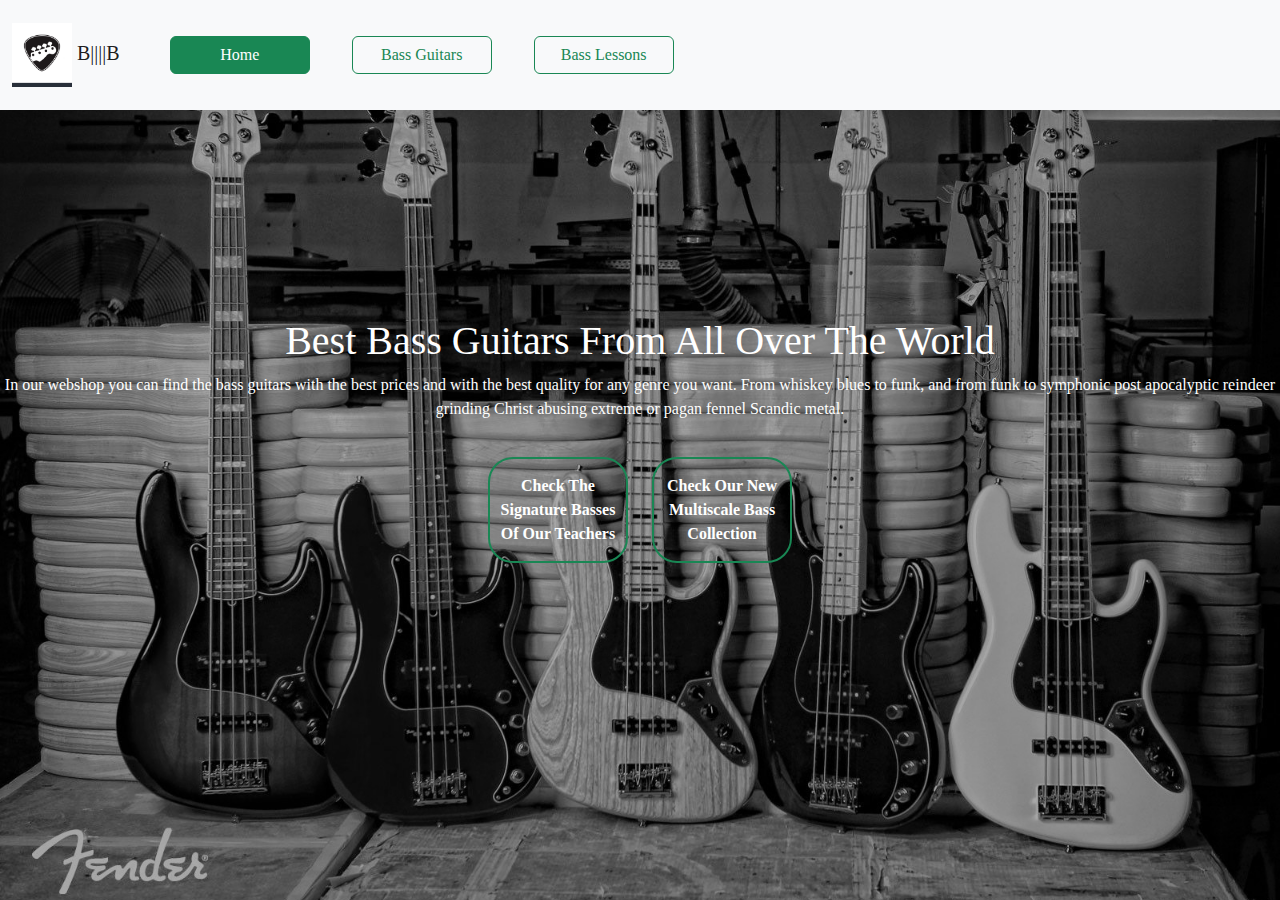
<file: index.html>
<!DOCTYPE html>
<html lang="en">
<head>
    <meta charset="UTF-8">
    <meta http-equiv="X-UA-Compatible" content="IE=edge">
    <meta name="viewport" content="width=device-width, initial-scale=1.0">
    <title>B|B Bazsa's Bass Webshop</title>
    <link rel="stylesheet" href="bootstrap.min.css">
    <link rel="stylesheet" href="style.css">
</head>
<body class="index_background">
  <nav class="navbar navbar-expand-lg bg-light">
    <nav class="navbar bg-light">
      <div class="container-fluid">
        <a class="navbar-brand" href="me.html">
          <img src="logo.jpg" alt="Logo" width="60" height="64" class="d-inline-block align-text-mid">
          B||||B
        </a>
      </div>
    </nav>
        <button class="navbar-toggler" type="button" data-bs-toggle="collapse" data-bs-target="#navbarSupportedContent" aria-controls="navbarSupportedContent" aria-expanded="false" aria-label="Toggle navigation">
          <span class="navbar-toggler-icon"></span>
        </button>
        <div class="collapse navbar-collapse" id="navbarSupportedContent">
          <ul class="navbar-nav me-auto mb-2 mb-lg-0">
            <nav class="navbar bg-light">
              <form class="container-fluid justify-content-start">
                <a href = "index.html"><button class="btn btn-outline-success me-2 active" type="button">Home</button></a>
              </form>
            </nav>
            <nav class="navbar bg-light">
              <form class="container-fluid justify-content-start">
                <a href = "bassguitars.html"><button class="btn btn-outline-success me-2" type="button">Bass Guitars</button></a>
              </form>
            </nav>
            <nav class="navbar bg-light">
              <form class="container-fluid justify-content-start">
                <a href = "basslessons.html"><button class="btn btn-outline-success me-2" type="button">Bass Lessons</button></a>
              </form>
            </nav>
          </ul>
        </div>
      </div>
    </nav>

    
    <div class="content">
        <h1>Best Bass Guitars From All Over The World</h1>
        <p>In our webshop you can find the bass guitars with the best prices and with the best quality for any genre you want. From whiskey blues to funk, and from funk to symphonic post apocalyptic reindeer grinding Christ abusing extreme or pagan fennel Scandic metal.</p>
        <div>
          <a href ="ab.html"><button type="button"><span></span>Check The Signature Basses Of Our Teachers</button></a>
          <a href ="multiscale.html"><button type="button"><span></span>Check Our New Multiscale Bass Collection</button></a>
        </div>
      </div>
</body>
</html>
</file>
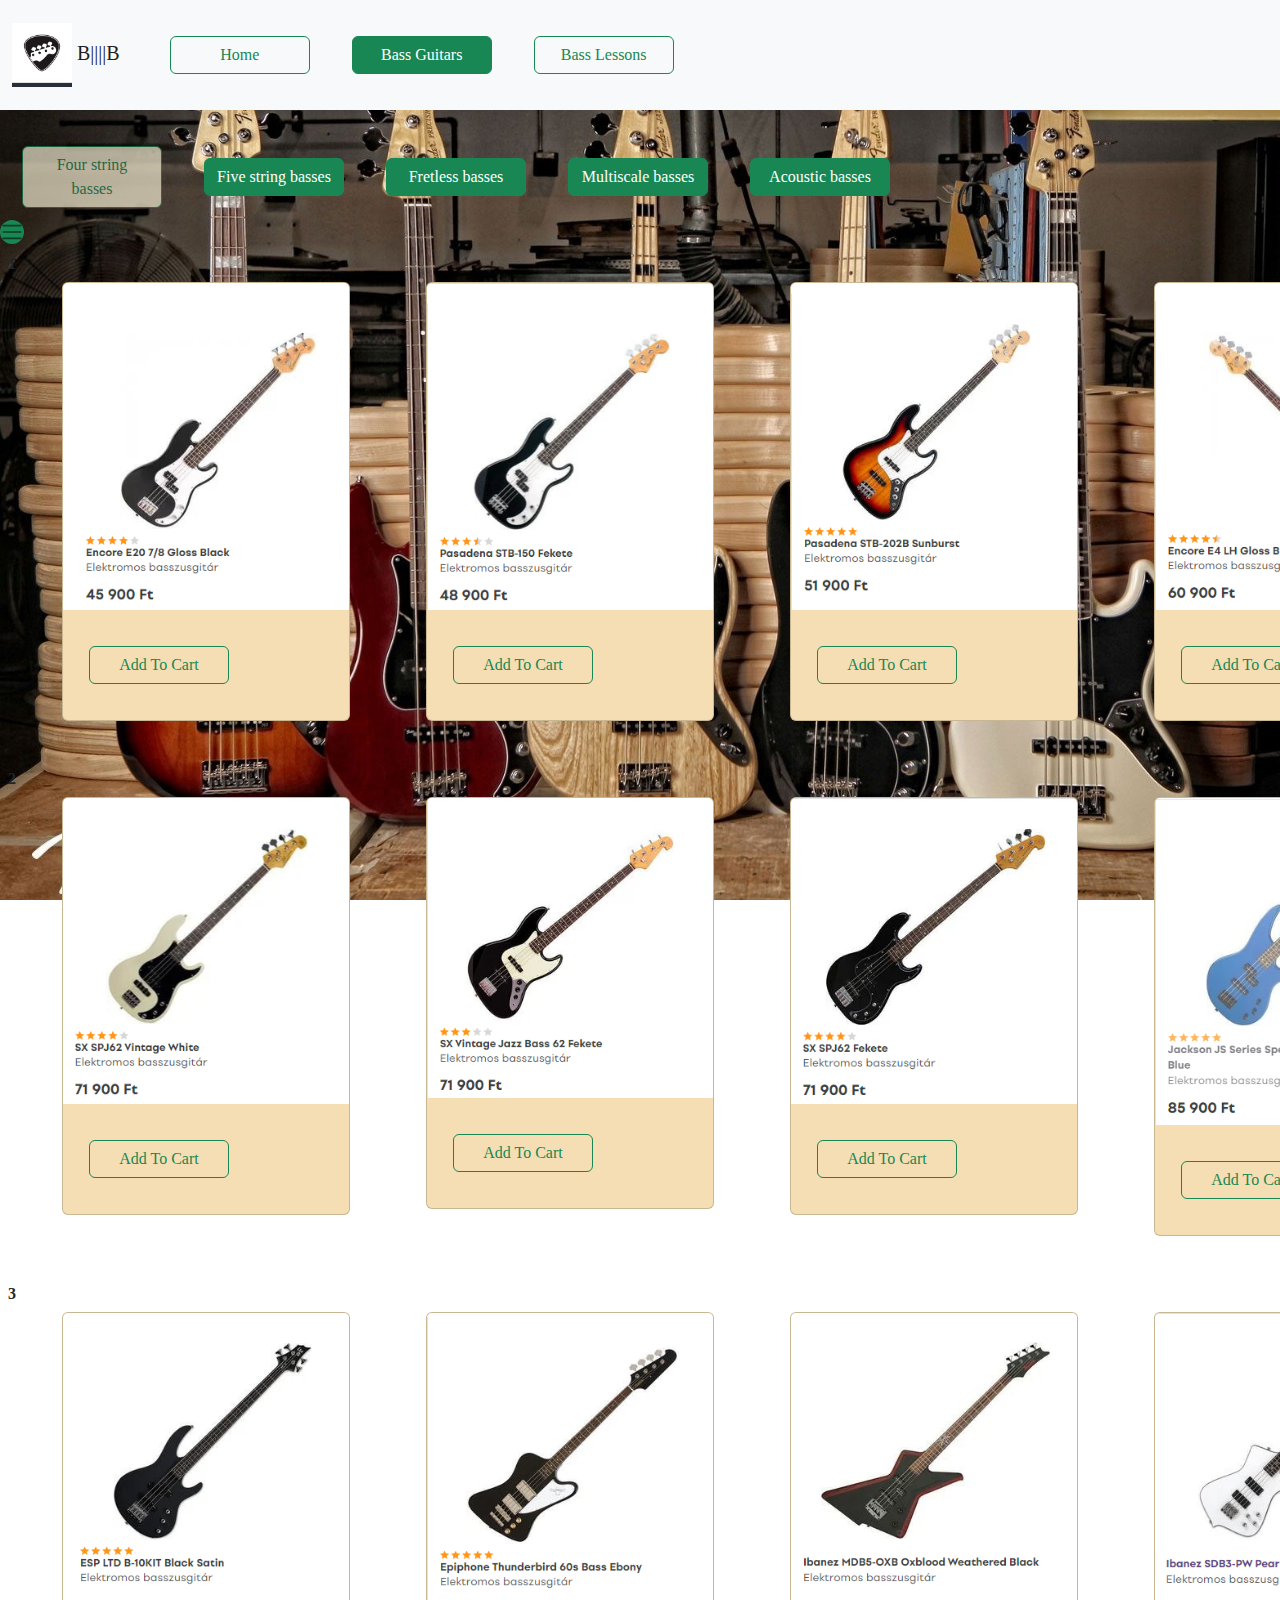
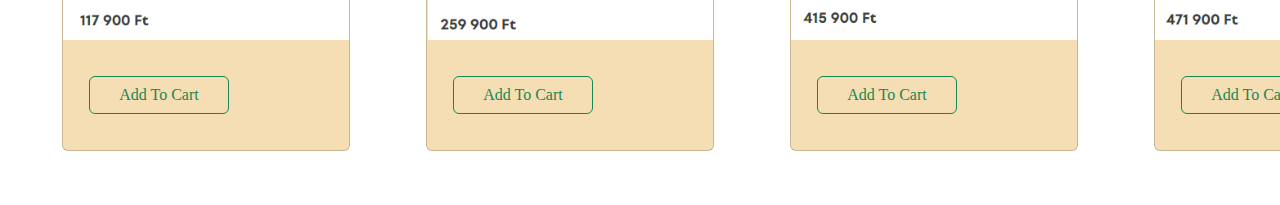
<file: 4s.html>
<!DOCTYPE html>
<html lang="en">
<head>
    <meta charset="UTF-8">
    <meta http-equiv="X-UA-Compatible" content="IE=edge">
    <meta name="viewport" content="width=device-width, initial-scale=1.0">
    <title>B|B Bazsa's Bass Webshop</title>
    <link rel="stylesheet" href="bootstrap.min.css">
    <link rel="stylesheet" href="style.css">
    <script src="https://ajax.googleapis.com/ajax/libs/jquery/3.6.0/jquery.min.js"></script>
    <script src="addToCart.js"></script>
</head>
<body>
  <body class="background"></body>
  <nav class="navbar navbar-expand-lg bg-light">
    <nav class="navbar bg-light">
      <div class="container-fluid">
        <a class="navbar-brand" href="me.html">
          <img src="logo.jpg" alt="Logo" width="60" height="64" class="d-inline-block align-text-mid">
          B||||B
        </a>
      </div>
    </nav>
        <button class="navbar-toggler" type="button" data-bs-toggle="collapse" data-bs-target="#navbarSupportedContent" aria-controls="navbarSupportedContent" aria-expanded="false" aria-label="Toggle navigation">
          <span class="navbar-toggler-icon"></span>
        </button>
        <div class="collapse navbar-collapse" id="navbarSupportedContent">
          <ul class="navbar-nav me-auto mb-2 mb-lg-0">
            <nav class="navbar bg-light">
              <form class="container-fluid justify-content-start">
                <a href = "index.html"><button class="btn btn-outline-success me-2" type="button">Home</button>
              </form>
            </nav>
            <nav class="navbar bg-light">
              <form class="container-fluid justify-content-start">
                <a href = "bassguitars.html"><button class="btn btn-outline-success me-2 active" type="button">Bass Guitars</button></a>
              </form>
            </nav>

            <nav class="navbar bg-light">
              <form class="container-fluid justify-content-start">
                <a href = "basslessons.html"><button class="btn btn-outline-success me-2" type="button">Bass Lessons</button></a>
              </form>
            </nav>
          </ul>
          
        </div>
      </div>
    </nav>
    <nav class="navbar navbar-expand-lg bg-transparent">
      <nav class="navbar bg-transparent"></nav>
            <span class="navbar-toggler-icon"></span>
            <ul class="navbar-nav me-auto mb-2 mb-lg-0">
              <nav class="navbar bg-transparent">
                <form class="container-fluid justify-content-start">
                  <a href = "4s.html"><button class="btn btn-outline-success me-2 active" type="button" disabled style="background-color:cornsilk">Four string basses</button>
                </form>
              </nav>
              <nav class="navbar bg-transparent">
                <form class="container-fluid justify-content-start">
                  <a href = "5s.html"><button class="btn btn-outline-success me-2 active" type="button">Five string basses</button>
                </form>
              </nav>
              <nav class="navbar bg-transparent">
                <form class="container-fluid justify-content-start">
                  <a href = "fretless.html"><button class="btn btn-outline-success me-2 active" type="button">Fretless basses</button></a>
                </form>
              </nav>
              <nav class="navbar bg-transparent">
                <form class="container-fluid justify-content-start">
                  <a href = "multiscale.html"><button class="btn btn-outline-success me-2 active" type="button">Multiscale basses</button></a>
                </form>
              </nav>
              <nav class="navbar bg-transparent">
                <form class="container-fluid justify-content-start">
                  <a href = "acoustic.html"><button class="btn btn-outline-success me-2 active" type="button">Acoustic basses</button></a>
                </form>
              </nav>
            </ul>
      </nav>
    <table class="table table-borderless">
      <thead>
        <tr>
        </tr>
      </thead>
      <tbody>
        <tr>
          <th scope="row">1</th>
          <td><div class="card" style="width: 18rem;">
            <img src="4_1.png" class="card-img-top" alt="4_1">
            <div class="card-body">
              <p class="card-text"><button class="btn btn-outline-success me-2" type="button" name="addToCart">Add To Cart</button></p>
            </div>
          <td><div class="card" style="width: 18rem;">
            <img src="4_2.png" class="card-img-top" alt="4_2">
            <div class="card-body">
              <p class="card-text"><button class="btn btn-outline-success me-2" type="button" name="addToCart">Add To Cart</button></p>
            </div>
          </div></td>
          <td><div class="card" style="width: 18rem;">
            <img src="4_3.png" class="card-img-top" alt="4_3">
            <div class="card-body">
              <p class="card-text"><button class="btn btn-outline-success me-2" type="button" name="addToCart">Add To Cart</button></p>
            </div>
          </div></td>
          <td><div class="card" style="width: 18rem;">
            <img src="4_4.png" class="card-img-top" alt="4_4">
            <div class="card-body">
              <p class="card-text"><button class="btn btn-outline-success me-2" type="button" name="addToCart">Add To Cart</button></p>
            </div>
          </div></td>
        </tr>
        <tr>
          <th scope="row">2</th>
          <td><div class="card" style="width: 18rem;">
            <img src="4_5.png" class="card-img-top" alt="4_5">
            <div class="card-body">
              <p class="card-text"><button class="btn btn-outline-success me-2" type="button" name="addToCart">Add To Cart</button></p>
            </div>
          </div></td>
          <td><div class="card" style="width: 18rem;">
            <img src="4_6.png" class="card-img-top" alt="4_6">
            <div class="card-body">
              <p class="card-text"><button class="btn btn-outline-success me-2" type="button" name="addToCart">Add To Cart</button></p>
            </div>
          </div></td>
          <td><div class="card" style="width: 18rem;">
            <img src="4_7.png" class="card-img-top" alt="4_7">
            <div class="card-body">
              <p class="card-text"><button class="btn btn-outline-success me-2" type="button" name="addToCart">Add To Cart</button></p>
            </div>
          </div></td>
          <td><div class="card" style="width: 18rem;">
            <img src="4_8.png" class="card-img-top" alt="4_8">
            <div class="card-body">
              <p class="card-text"><button class="btn btn-outline-success me-2" type="button" name="addToCart">Add To Cart</button></p>
            </div>
          </div></td>
        </tr>
        <tr>
          <th scope="row">3</th>
          <td><div class="card" style="width: 18rem;">
            <img src="4_9.png" class="card-img-top" alt="4_9">
            <div class="card-body">
              <p class="card-text"><button class="btn btn-outline-success me-2" type="button" name="addToCart">Add To Cart</button></p>
            </div>
          </div></td>
          <td><div class="card" style="width: 18rem;">
            <img src="4_10.png" class="card-img-top" alt="4_6">
            <div class="card-body">
              <p class="card-text"><button class="btn btn-outline-success me-2" type="button" name="addToCart">Add To Cart</button></p>
            </div>
          </div></td>
          <td><div class="card" style="width: 18rem;">
            <img src="4_11.png" class="card-img-top" alt="4_7">
            <div class="card-body">
              <p class="card-text"><button class="btn btn-outline-success me-2" type="button" name="addToCart">Add To Cart</button></p>
            </div>
          </div></td>
          <td><div class="card" style="width: 18rem;">
            <img src="4_12.png" class="card-img-top" alt="4_8">
            <div class="card-body">
              <p class="card-text"><button class="btn btn-outline-success me-2" type="button" name="addToCart">Add To Cart</button></p>
            </div>
          </div></td>
        </tr>
      </tbody>
    </table>
</body>
</html>
</file>
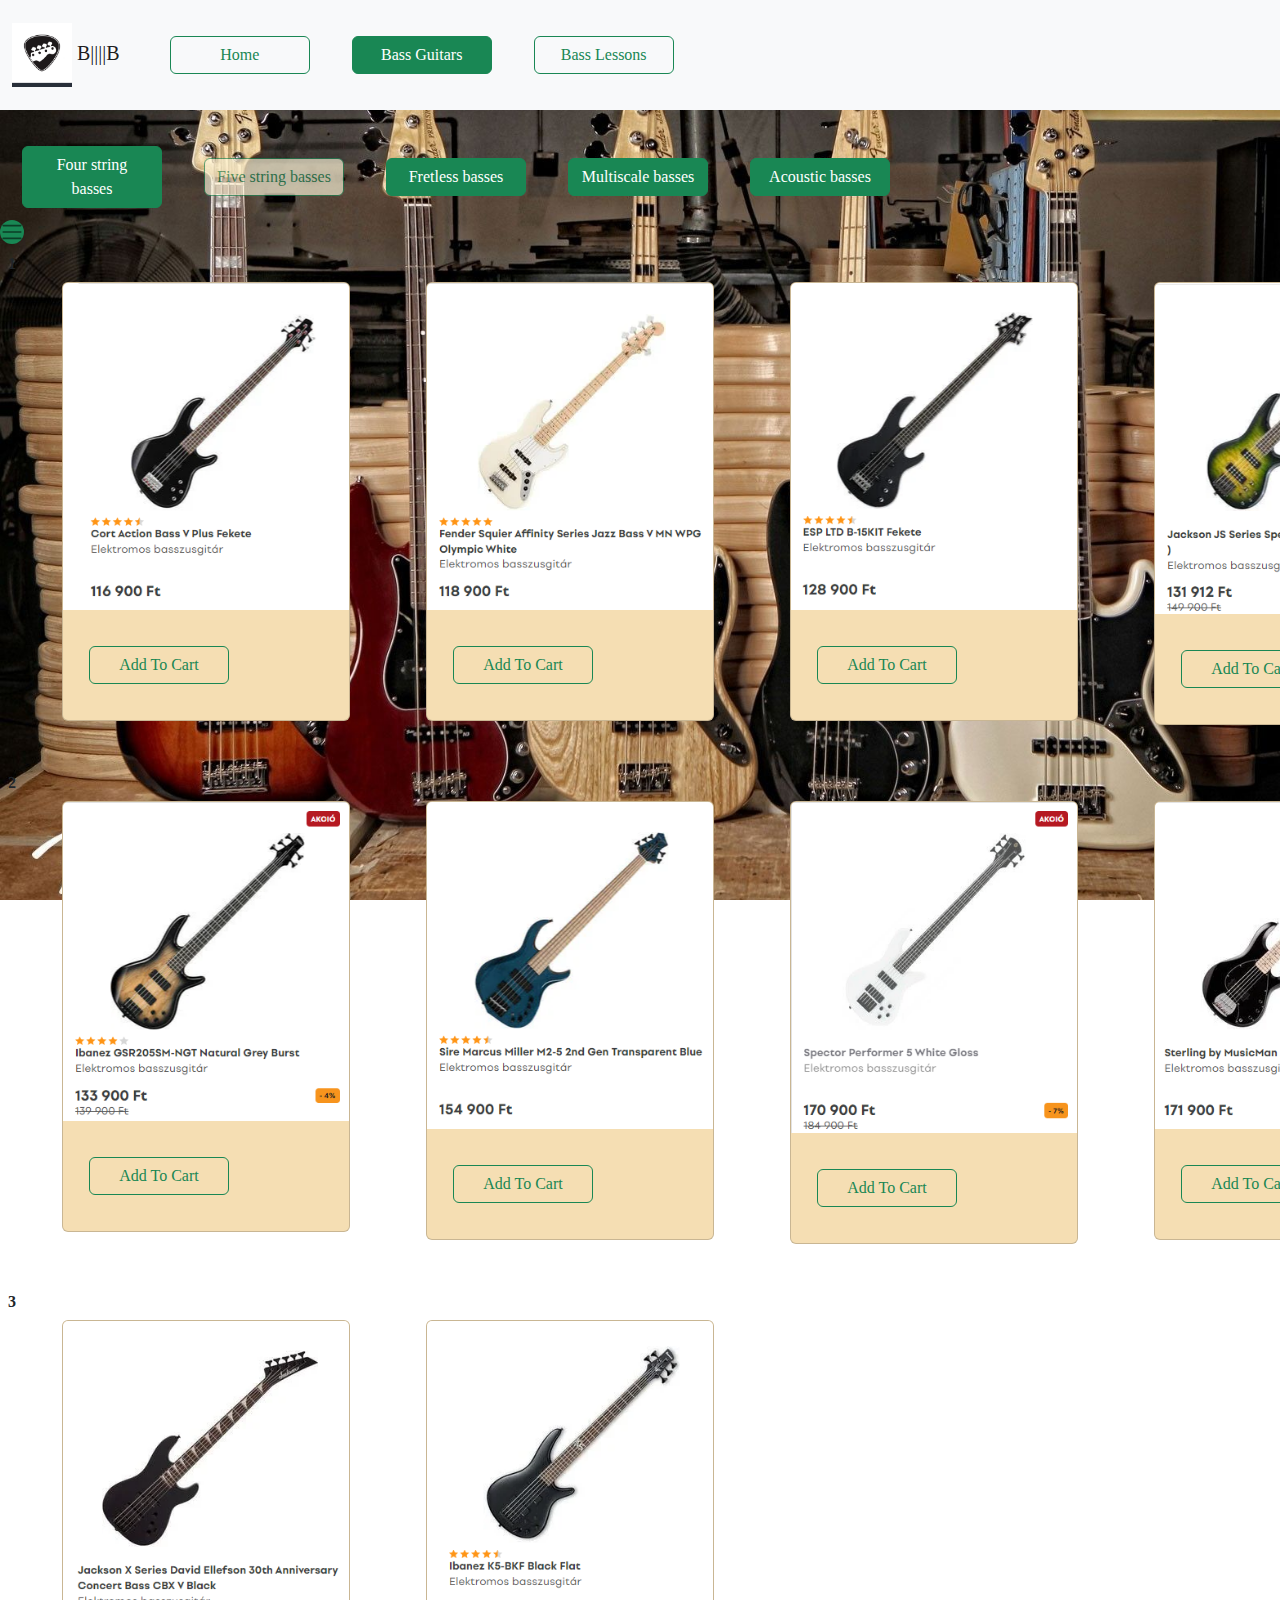
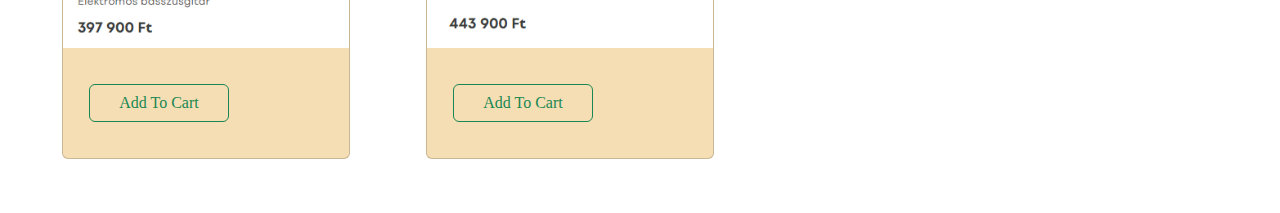
<file: 5s.html>
<!DOCTYPE html>
<html lang="en">
<head>
    <meta charset="UTF-8">
    <meta http-equiv="X-UA-Compatible" content="IE=edge">
    <meta name="viewport" content="width=device-width, initial-scale=1.0">
    <title>B|B Bazsa's Bass Webshop</title>
    <link rel="stylesheet" href="bootstrap.min.css">
    <link rel="stylesheet" href="style.css">
    <script src="https://ajax.googleapis.com/ajax/libs/jquery/3.6.0/jquery.min.js"></script>
    <script src="addToCart.js"></script>
</head>
<body>
  <body class="background"></body>
  <nav class="navbar navbar-expand-lg bg-light">
    <nav class="navbar bg-light">
      <div class="container-fluid">
        <a class="navbar-brand" href="me.html">
          <img src="logo.jpg" alt="Logo" width="60" height="64" class="d-inline-block align-text-mid">
          B||||B
        </a>
      </div>
    </nav>
        <button class="navbar-toggler" type="button" data-bs-toggle="collapse" data-bs-target="#navbarSupportedContent" aria-controls="navbarSupportedContent" aria-expanded="false" aria-label="Toggle navigation">
          <span class="navbar-toggler-icon"></span>
        </button>
        <div class="collapse navbar-collapse" id="navbarSupportedContent">
          <ul class="navbar-nav me-auto mb-2 mb-lg-0">
            <nav class="navbar bg-light">
              <form class="container-fluid justify-content-start">
                <a href = "index.html"><button class="btn btn-outline-success me-2" type="button">Home</button>
              </form>
            </nav>
            <nav class="navbar bg-light">
              <form class="container-fluid justify-content-start">
                <a href = "bassguitars.html"><button class="btn btn-outline-success me-2 active" type="button">Bass Guitars</button></a>
              </form>
            </nav>

            <nav class="navbar bg-light">
              <form class="container-fluid justify-content-start">
                <a href = "basslessons.html"><button class="btn btn-outline-success me-2" type="button">Bass Lessons</button></a>
              </form>
            </nav>
          </ul>
          
        </div>
      </div>
    </nav>
    <nav class="navbar navbar-expand-lg bg-transparent">
      <nav class="navbar bg-transparent"></nav>
            <span class="navbar-toggler-icon"></span>
            <ul class="navbar-nav me-auto mb-2 mb-lg-0">
              <nav class="navbar bg-transparent">
                <form class="container-fluid justify-content-start">
                  <a href = "4s.html"><button class="btn btn-outline-success me-2 active" type="button">Four string basses</button>
                </form>
              </nav>
              <nav class="navbar bg-transparent">
                <form class="container-fluid justify-content-start">
                  <a href = "5s.html"><button class="btn btn-outline-success me-2" type="button" style="background-color: cornsilk;" disabled>Five string basses</button>
                </form>
              </nav>
              <nav class="navbar bg-transparent">
                <form class="container-fluid justify-content-start">
                  <a href = "fretless.html"><button class="btn btn-outline-success me-2 active" type="button">Fretless basses</button></a>
                </form>
              </nav>
              <nav class="navbar bg-transparent">
                <form class="container-fluid justify-content-start">
                  <a href = "multiscale.html"><button class="btn btn-outline-success me-2 active" type="button">Multiscale basses</button></a>
                </form>
              </nav>
              <nav class="navbar bg-transparent">
                <form class="container-fluid justify-content-start">
                  <a href = "acoustic.html"><button class="btn btn-outline-success me-2 active" type="button">Acoustic basses</button></a>
                </form>
              </nav>
            </ul>
      </nav>
    <table class="table table-borderless">
      <thead>
        <tr>
        </tr>
      </thead>
      <tbody>
        <tr>
          <th scope="row">1</th>
          <td><div class="card" style="width: 18rem;">
            <img src="5_1.png" class="card-img-top" alt="5_1">
            <div class="card-body">
              <p class="card-text"><button class="btn btn-outline-success me-2" type="button" name="addToCart">Add To Cart</button></p>
            </div>
          <td><div class="card" style="width: 18rem;">
            <img src="5_2.png" class="card-img-top" alt="5_2">
            <div class="card-body">
              <p class="card-text"><button class="btn btn-outline-success me-2" type="button" name="addToCart">Add To Cart</button></p>
            </div>
          </div></td>
          <td><div class="card" style="width: 18rem;">
            <img src="5_3.png" class="card-img-top" alt="5_3">
            <div class="card-body">
              <p class="card-text"><button class="btn btn-outline-success me-2" type="button" name="addToCart">Add To Cart</button></p>
            </div>
          </div></td>
          <td><div class="card" style="width: 18rem;">
            <img src="5_7.png" class="card-img-top" alt="5_7">
            <div class="card-body">
              <p class="card-text"><button class="btn btn-outline-success me-2" type="button" name="addToCart">Add To Cart</button></p>
            </div>
          </div></td>
        </tr>
        <tr>
          <th scope="row">2</th>
          <td><div class="card" style="width: 18rem;">
            <img src="5_6.png" class="card-img-top" alt="5_6">
            <div class="card-body">
              <p class="card-text"><button class="btn btn-outline-success me-2" type="button" name="addToCart">Add To Cart</button></p>
            </div>
          </div></td>
          <td><div class="card" style="width: 18rem;">
            <img src="5_4.png" class="card-img-top" alt="5_4">
            <div class="card-body">
              <p class="card-text"><button class="btn btn-outline-success me-2" type="button" name="addToCart">Add To Cart</button></p>
            </div>
          </div></td>
          <td><div class="card" style="width: 18rem;">
            <img src="5_5.png" class="card-img-top" alt="5_5">
            <div class="card-body">
              <p class="card-text"><button class="btn btn-outline-success me-2" type="button" name="addToCart">Add To Cart</button></p>
            </div>
          </div></td>
          <td><div class="card" style="width: 18rem;">
            <img src="5_8.png" class="card-img-top" alt="5_8">
            <div class="card-body">
              <p class="card-text"><button class="btn btn-outline-success me-2" type="button" name="addToCart">Add To Cart</button></p>
            </div>
          </div></td>
        </tr>
        <tr>
          <th scope="row">3</th>
          <td><div class="card" style="width: 18rem;">
            <img src="5_9.png" class="card-img-top" alt="5_6">
            <div class="card-body">
              <p class="card-text"><button class="btn btn-outline-success me-2" type="button" name="addToCart">Add To Cart</button></p>
            </div>
          </div></td>
          <td><div class="card" style="width: 18rem;">
            <img src="5_10.png" class="card-img-top" alt="5_4">
            <div class="card-body">
              <p class="card-text"><button class="btn btn-outline-success me-2" type="button" name="addToCart">Add To Cart</button></p>
            </div>
          </div></td>
        </tr>
      </tbody>
    </table>
</body>
</html>
</file>
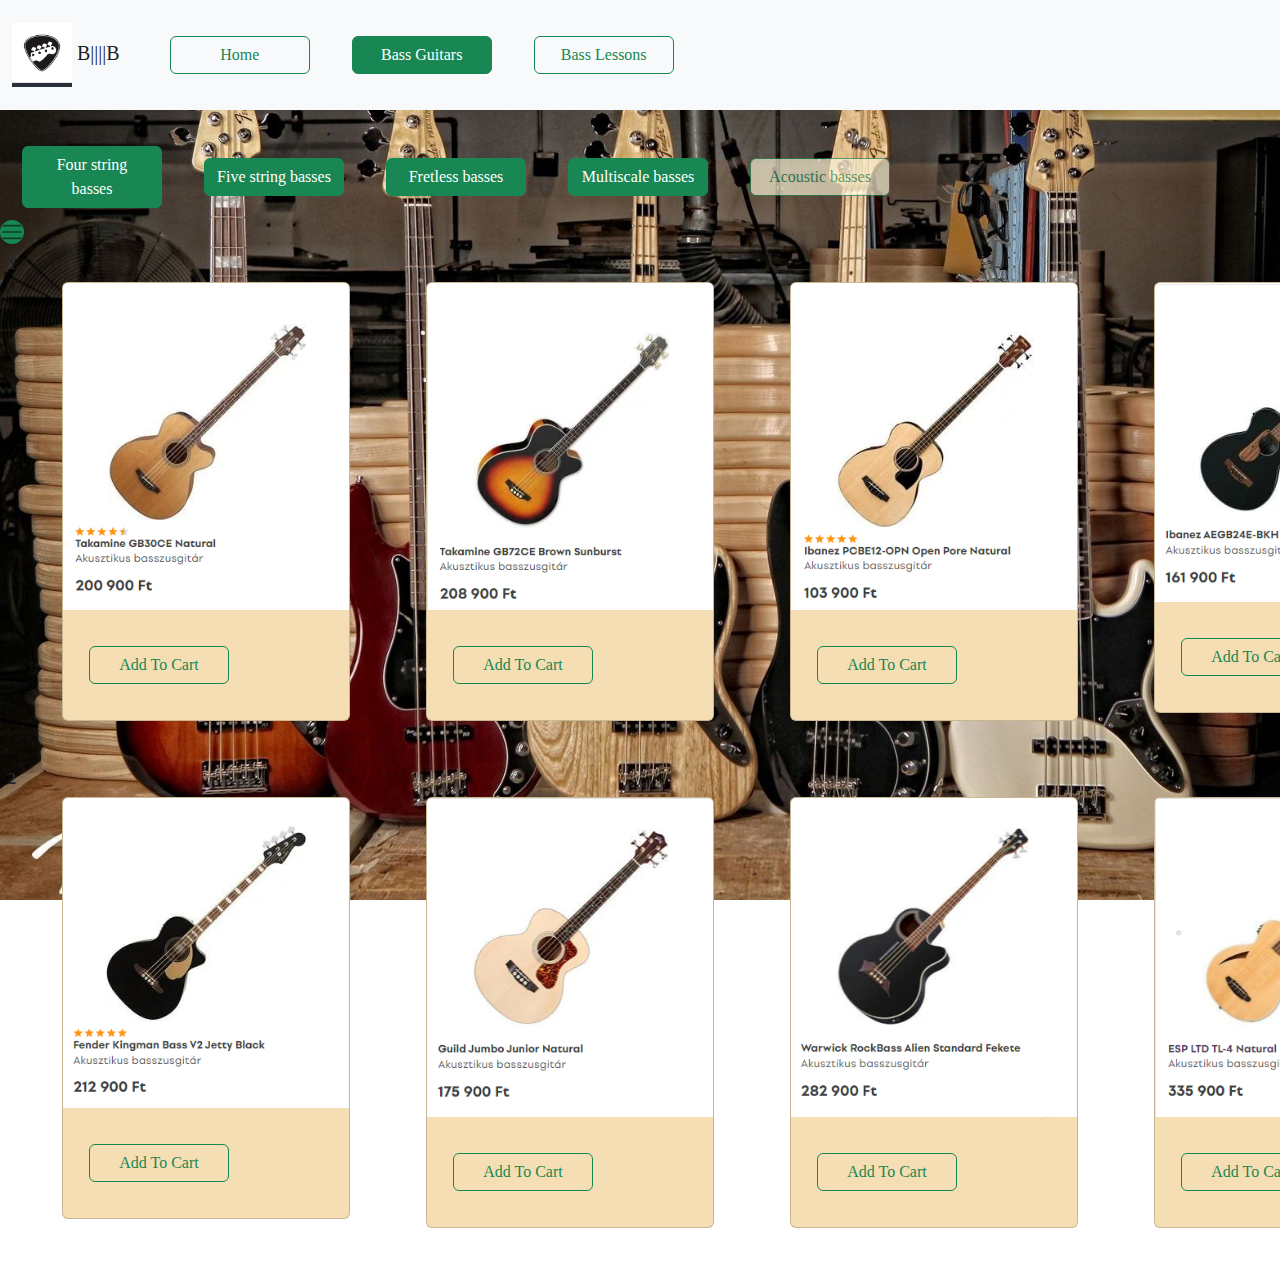
<file: acoustic.html>
<!DOCTYPE html>
<html lang="en">
<head>
    <meta charset="UTF-8">
    <meta http-equiv="X-UA-Compatible" content="IE=edge">
    <meta name="viewport" content="width=device-width, initial-scale=1.0">
    <title>B|B Bazsa's Bass Webshop</title>
    <link rel="stylesheet" href="bootstrap.min.css">
    <link rel="stylesheet" href="style.css">
    <script src="https://ajax.googleapis.com/ajax/libs/jquery/3.6.0/jquery.min.js"></script>
    <script src="addToCart.js"></script>
</head>
<body>
  <body class="background" ></body>
  <nav class="navbar navbar-expand-lg bg-light">
    <nav class="navbar bg-light">
      <div class="container-fluid">
        <a class="navbar-brand" href="me.html">
          <img src="logo.jpg" alt="Logo" width="60" height="64" class="d-inline-block align-text-mid">
          B||||B
        </a>
      </div>
    </nav>
        <button class="navbar-toggler" type="button" data-bs-toggle="collapse" data-bs-target="#navbarSupportedContent" aria-controls="navbarSupportedContent" aria-expanded="false" aria-label="Toggle navigation">
          <span class="navbar-toggler-icon"></span>
        </button>
        <div class="collapse navbar-collapse" id="navbarSupportedContent">
          <ul class="navbar-nav me-auto mb-2 mb-lg-0">
            <nav class="navbar bg-light">
              <form class="container-fluid justify-content-start">
                <a href = "index.html"><button class="btn btn-outline-success me-2" type="button">Home</button>
              </form>
            </nav>
            <nav class="navbar bg-light">
              <form class="container-fluid justify-content-start">
                <a href = "bassguitars.html"><button class="btn btn-outline-success me-2 active" type="button">Bass Guitars</button></a>
              </form>
            </nav>

            <nav class="navbar bg-light">
              <form class="container-fluid justify-content-start">
                <a href = "basslessons.html"><button class="btn btn-outline-success me-2" type="button">Bass Lessons</button></a>
              </form>
            </nav>
            
          </ul>
          
        </div>
      </div>
    </nav>
    <nav class="navbar navbar-expand-lg bg-transparent">
      <nav class="navbar bg-transparent"></nav>
            <span class="navbar-toggler-icon"></span>
            <ul class="navbar-nav me-auto mb-2 mb-lg-0">
              <nav class="navbar bg-transparent">
                <form class="container-fluid justify-content-start">
                  <a href = "4s.html"><button class="btn btn-outline-success me-2 active" type="button">Four string basses</button>
                </form>
              </nav>
              <nav class="navbar bg-transparent">
                <form class="container-fluid justify-content-start">
                  <a href = "5s.html"><button class="btn btn-outline-success me-2 active" type="button">Five string basses</button>
                </form>
              </nav>
              <nav class="navbar bg-transparent">
                <form class="container-fluid justify-content-start">
                  <a href = "fretless.html"><button class="btn btn-outline-success me-2 active" type="button">Fretless basses</button></a>
                </form>
              </nav>
              <nav class="navbar bg-transparent">
                <form class="container-fluid justify-content-start">
                  <a href = "multiscale.html"><button class="btn btn-outline-success me-2 active" type="button">Multiscale basses</button></a>
                </form>
              </nav>
              <nav class="navbar bg-transparent">
                <form class="container-fluid justify-content-start">
                  <a href = "acoustic.html"><button class="btn btn-outline-success me-2 active" type="button" style="background-color: cornsilk;" disabled>Acoustic basses</button></a>
                </form>
              </nav>
            </ul>
      </nav>
    <table class="table table-borderless">
      <thead>
        <tr>
        </tr>
      </thead>
      <tbody>
        <tr>
          <th scope="row">1</th>
          <td><div class="card" style="width: 18rem;">
            <img src="a_1.png" class="card-img-top" alt="m_4">
            <div class="card-body">
              <p class="card-text"><button class="btn btn-outline-success me-2" type="button" name="addToCart">Add To Cart</button></p>
            </div>
          <td><div class="card" style="width: 18rem;">
            <img src="a_2.png" class="card-img-top" alt="m_2">
            <div class="card-body">
              <p class="card-text"><button class="btn btn-outline-success me-2" type="button" name="addToCart">Add To Cart</button></p>
            </div>
          </div></td>
          <td><div class="card" style="width: 18rem;">
            <img src="a_3.png" class="card-img-top" alt="m_3">
            <div class="card-body">
              <p class="card-text"><button class="btn btn-outline-success me-2" type="button" name="addToCart">Add To Cart</button></p>
            </div>
          </div></td>
          <td><div class="card" style="width: 18rem;">
            <img src="a_4.png" class="card-img-top" alt="m_1">
            <div class="card-body">
              <p class="card-text"><button class="btn btn-outline-success me-2" type="button" name="addToCart">Add To Cart</button></p>
            </div>
          </div></td>
        </tr>
        <tr>
          <th scope="row">2</th>
          <td><div class="card" style="width: 18rem;">
            <img src="a_5.png" class="card-img-top" alt="m_5">
            <div class="card-body">
              <p class="card-text"><button class="btn btn-outline-success me-2" type="button" name="addToCart">Add To Cart</button></p>
            </div>
          </div></td>
          <td><div class="card" style="width: 18rem;">
            <img src="a_6.png" class="card-img-top" alt="m_7">
            <div class="card-body">
              <p class="card-text"><button class="btn btn-outline-success me-2" type="button" name="addToCart">Add To Cart</button></p>
            </div>
          </div></td>
          <td><div class="card" style="width: 18rem;">
            <img src="a_7.png" class="card-img-top" alt="m_6">
            <div class="card-body">
              <p class="card-text"><button class="btn btn-outline-success me-2" type="button" name="addToCart">Add To Cart</button></p>
            </div>
          </div></td>
          <td><div class="card" style="width: 18rem;">
            <img src="a_8.png" class="card-img-top" alt="m_8">
            <div class="card-body">
              <p class="card-text"><button class="btn btn-outline-success me-2" type="button" name="addToCart">Add To Cart</button></p>
            </div>
          </div></td>
        </tr>
      </tbody>
    </table>  
</body>
</html>
</file>
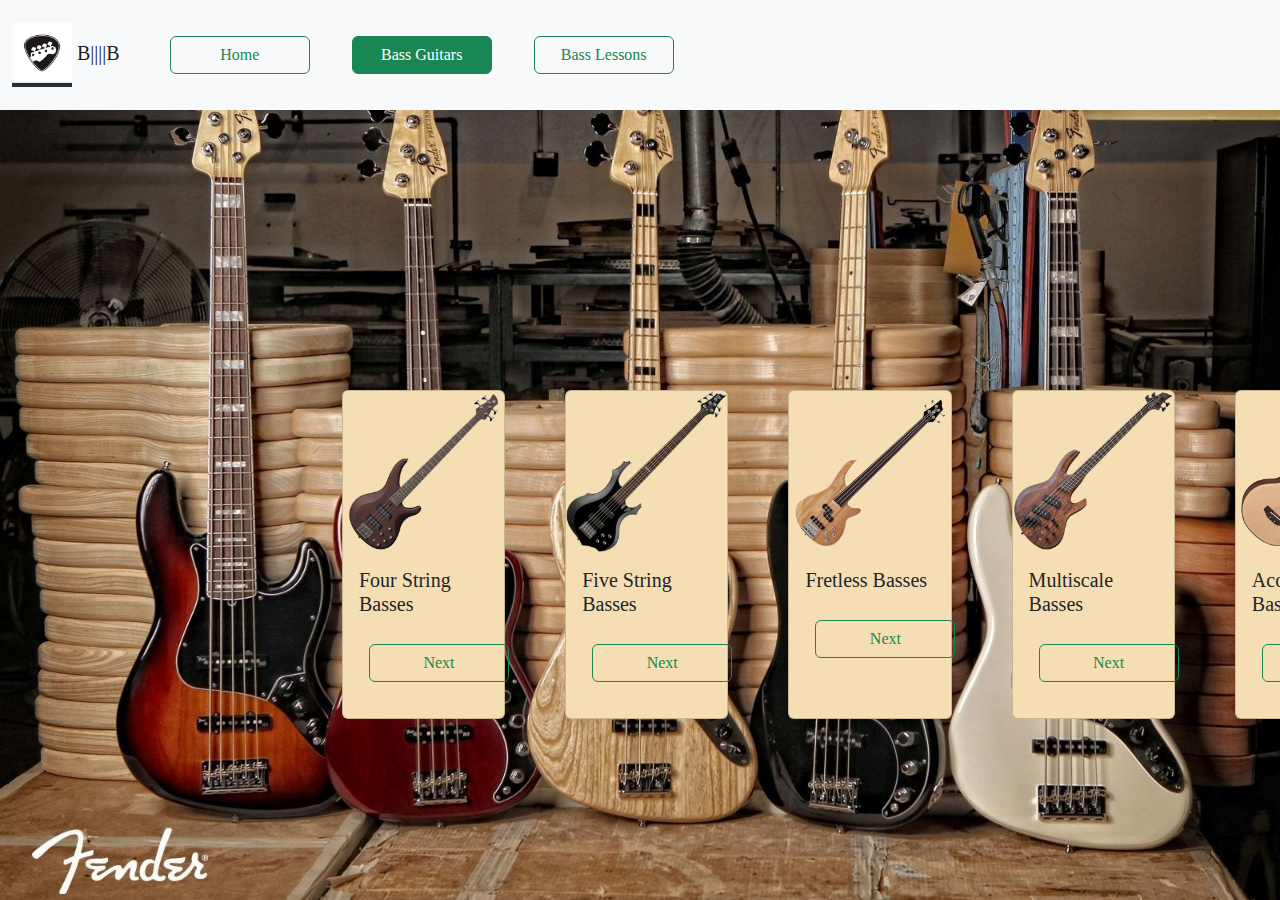
<file: bassguitars.html>
<!DOCTYPE html>
<html lang="en">
<head>
    <meta charset="UTF-8">
    <meta http-equiv="X-UA-Compatible" content="IE=edge">
    <meta name="viewport" content="width=device-width, initial-scale=1.0">
    <title>B|B Bazsa's Bass Webshop</title>
    <link rel="stylesheet" href="bootstrap.min.css">
    <link rel="stylesheet" href="style.css">
</head>
<body class="background">
  <nav class="navbar navbar-expand-lg bg-light">
    <nav class="navbar bg-light">
      <div class="container-fluid">
        <a class="navbar-brand" href="me.html">
          <img src="logo.jpg" alt="Logo" width="60" height="64" class="d-inline-block align-text-mid">
          B||||B
        </a>
      </div>
    </nav>
        <button class="navbar-toggler" type="button" data-bs-toggle="collapse" data-bs-target="#navbarSupportedContent" aria-controls="navbarSupportedContent" aria-expanded="false" aria-label="Toggle navigation">
          <span class="navbar-toggler-icon"></span>
        </button>
        <div class="collapse navbar-collapse" id="navbarSupportedContent">
          <ul class="navbar-nav me-auto mb-2 mb-lg-0">
            <nav class="navbar bg-light">
              <form class="container-fluid justify-content-start">
                <a href = "index.html"><button class="btn btn-outline-success me-2" type="button">Home</button>
              </form>
            </nav>
            <nav class="navbar bg-light">
              <form class="container-fluid justify-content-start">
                <a href = "bassguitars.html"><button class="btn btn-outline-success me-2 active" type="button">Bass Guitars</button></a>
              </form>
            </nav>
            <nav class="navbar bg-light">
              <form class="container-fluid justify-content-start">
                <a href = "basslessons.html"><button class="btn btn-outline-success me-2" type="button">Bass Lessons</button></a>
              </form>
            </nav>
          </ul>
          
        </div>
      </div>
    </nav>
    <section class="container">
      <div class="card" style="width: 50rem;">
        <img src="b4-removebg-preview.png" class="card-img-top" alt="b4">
        <div class="card-body">
          <h5 class="card-title">Four String Basses</h5>
          <a href= "4s.html"><button class="btn btn-outline-success me-2" type="button">Next</button></a>
        </div>
      </div>
      <div class="card" style="width: 50rem;">
        <img src="F-105-removebg-preview.png" class="card-img-top" alt="F-105">
        <div class="card-body">
          <h5 class="card-title">Five String Basses</h5>
          <a href= "5s.html"><button class="btn btn-outline-success me-2" type="button">Next</button></a>
        </div>
      </div>
      <div class="card" style="width: 50rem;">
        <img src="fretless-removebg-preview.png" class="card-img-top" alt="fretless">
        <div class="card-body">
          <h5 class="card-title">Fretless Basses</h5>
          <a href= "fretless.html"><button class="btn btn-outline-success me-2" type="button">Next</button></a>
        </div>
      </div>
      <div class="card" style="width: 50rem;">
        <img src="multiscale-removebg-preview.png" class="card-img-top" alt="multiscale">
        <div class="card-body">
          <h5 class="card-title">Multiscale Basses</h5>
          <a href= "multiscale.html"><button class="btn btn-outline-success me-2" type="button">Next</button></a>
        </div>
      </div>
      <div class="card" style="width: 50rem;">
        <img src="acoustic-removebg-preview.png" class="card-img-top" alt="Acoustic">
        <div class="card-body">
          <h5 class="card-title">Acoustic Basses</h5>
          <a href= "acoustic.html"><button class="btn btn-outline-success me-2" type="button">Next</button></a>
        </div>
      </div>
    </section>
</body>
</html>
</file>
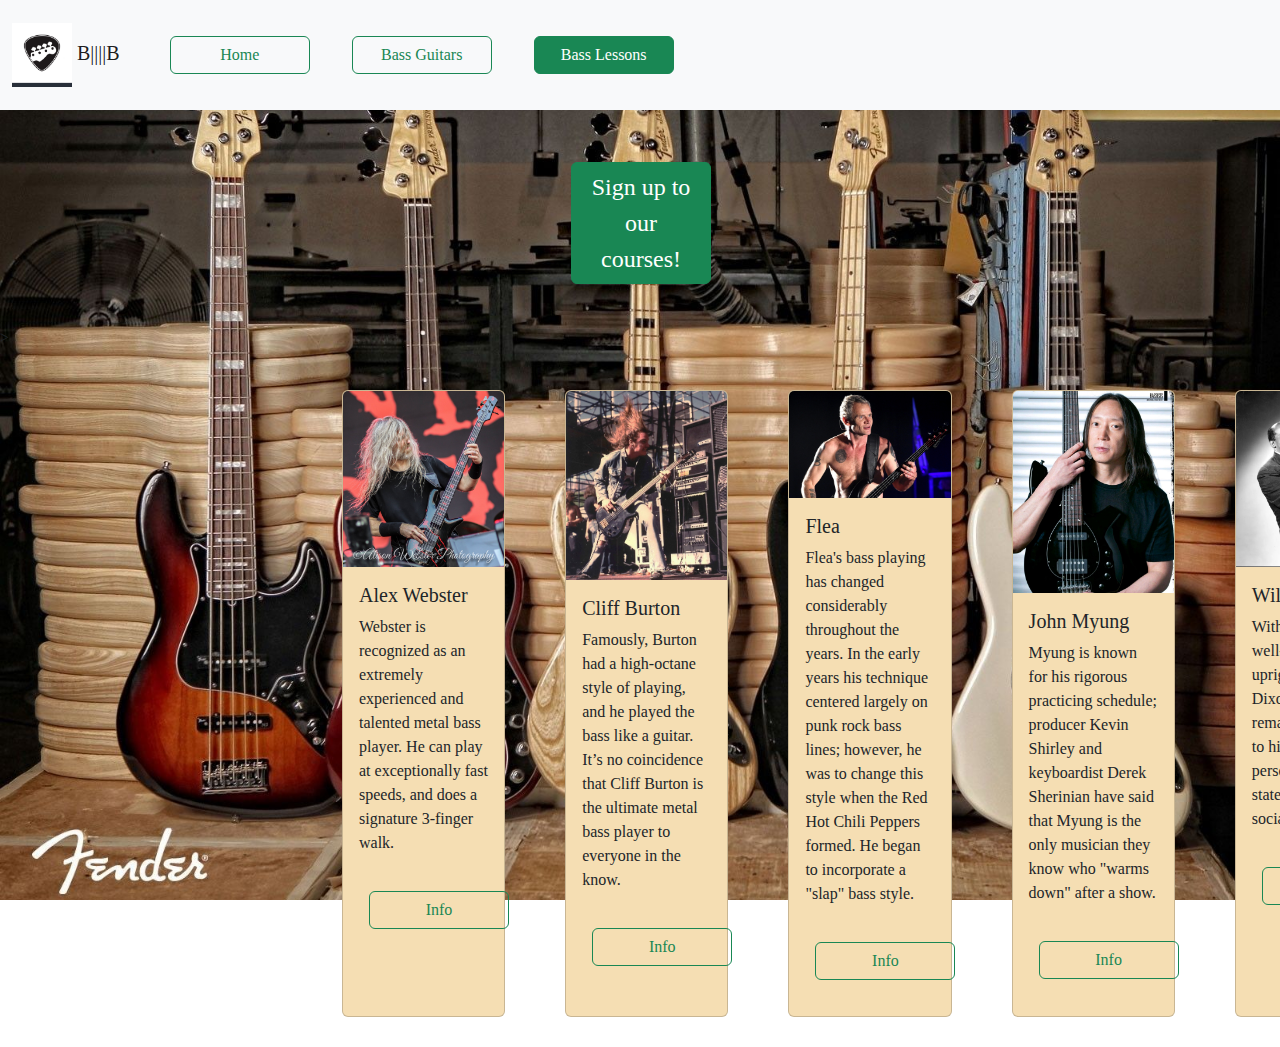
<file: basslessons.html>
<!DOCTYPE html>
<html lang="en">
<head>
    <meta charset="UTF-8">
    <meta http-equiv="X-UA-Compatible" content="IE=edge">
    <meta name="viewport" content="width=device-width, initial-scale=1.0">
    <title>B|B Bazsa's Bass Webshop</title>
    <link rel="stylesheet" href="bootstrap.min.css">
    <link rel="stylesheet" href="style.css">
    <script src="https://code.jquery.com/jquery-3.6.0.min.js"></script>
    <script src="json.js"></script>
</head>
<body class="background">
  <nav class="navbar navbar-expand-lg bg-light">
    <nav class="navbar bg-light">
      <div class="container-fluid">
        <a class="navbar-brand" href="#">
          <img src="logo.jpg" alt="Logo" width="60" height="64" class="d-inline-block align-text-mid">
          B||||B
        </a>
      </div>
    </nav>
        <button class="navbar-toggler" type="button" data-bs-toggle="collapse" data-bs-target="#navbarSupportedContent" aria-controls="navbarSupportedContent" aria-expanded="false" aria-label="Toggle navigation">
          <span class="navbar-toggler-icon"></span>
        </button>
        <div class="collapse navbar-collapse" id="navbarSupportedContent">
          <ul class="navbar-nav me-auto mb-2 mb-lg-0">
            <nav class="navbar bg-light">
              <form class="container-fluid justify-content-start">
                <a href = "index.html"><button class="btn btn-outline-success me-2" type="button">Home</button>
              </form>
            </nav>
            <nav class="navbar bg-light">
              <form class="container-fluid justify-content-start">
                <a href = "bassguitars.html"><button class="btn btn-outline-success me-2" type="button">Bass Guitars</button></a>
              </form>
            </nav>
            <nav class="navbar bg-light">
              <form class="container-fluid justify-content-start">
                <a href = "basslessons.html"><button class="btn btn-outline-success me-2 active" type="button">Bass Lessons</button></a>
              </form>
            </nav>
            
          </ul>
          
        </div>
      </div>
    </nav>

    <section class="container">
      <div class="card" style="width: 300rem;">
        <img src="alex webster.jpg" class="card-img-top" alt="alex">
        <div class="card-body">
          <h5 class="card-title">Alex Webster</h5>
          <p class="card-text">Webster is recognized as an extremely experienced and talented metal bass player. He can play at exceptionally fast speeds, and does a signature 3-finger walk.</p>
          <button class="btn btn-outline-success me-2" id="alex" type="button" name="json">Info</button>
        </div>
      </div>
      <div class="card" style="width: 300rem;">
        <img src="cliff burton.jpg" class="card-img-top" alt="cliff">
        <div class="card-body">
          <h5 class="card-title">Cliff Burton</h5>
          <p class="card-text">Famously, Burton had a high-octane style of playing, and he played the bass like a guitar. It’s no coincidence that Cliff Burton is the ultimate metal bass player to everyone in the know.</p>
         <button class="btn btn-outline-success me-2" id="cliff" type="button" name="json">Info</button>
        </div>
      </div>
      <div class="card" style="width: 300rem;">
        <img src="flea.jpg" class="card-img-top" alt="flea">
        <div class="card-body">
          <h5 class="card-title">Flea</h5>
          <p class="card-text">Flea's bass playing has changed considerably throughout the years. In the early years his technique centered largely on punk rock bass lines; however, he was to change this style when the Red Hot Chili Peppers formed. He began to incorporate a "slap" bass style.</p>
        <button class="btn btn-outline-success me-2" id="flea" type="button" name="json">Info</button>
        </div>
      </div>
      <div class="card" style="width: 300rem;">
        <img src="john myung.jpg" class="card-img-top" alt="john">
        <div class="card-body">
          <h5 class="card-title">John Myung</h5>
          <p class="card-text">Myung is known for his rigorous practicing schedule; producer Kevin Shirley and keyboardist Derek Sherinian have said that Myung is the only musician they know who "warms down" after a show.</p>
        <button class="btn btn-outline-success me-2" id="john" type="button" name="json">Info</button>
        </div>
      </div>
      <div class="card" style="width: 300rem;">
        <img src="williedixon.JPG" class="card-img-top" alt="dixon">
        <div class="card-body">
          <h5 class="card-title">Willie Dixon</h5>
          <p class="card-text">With a deep and well-defined upright bass tone, Dixon’s style was remarkably similar to his stature and personality… stately, solid, and sociable.</p>
          <button class="btn btn-outline-success me-2" id="dixon" type="button" name="json">Info</button>
        </div>
      </div>
    </section>
    <p style="text-align: center; font-size: 100pt;"><a href="forms.html"><button style="font-size: 18pt;" class="btn btn-outline-success me-2 active"><span></span>Sign up to our courses!</button></a>
      <div id="courses-container">
        <!-- Terület-->>
      </div>
</body>
</html>
</file>
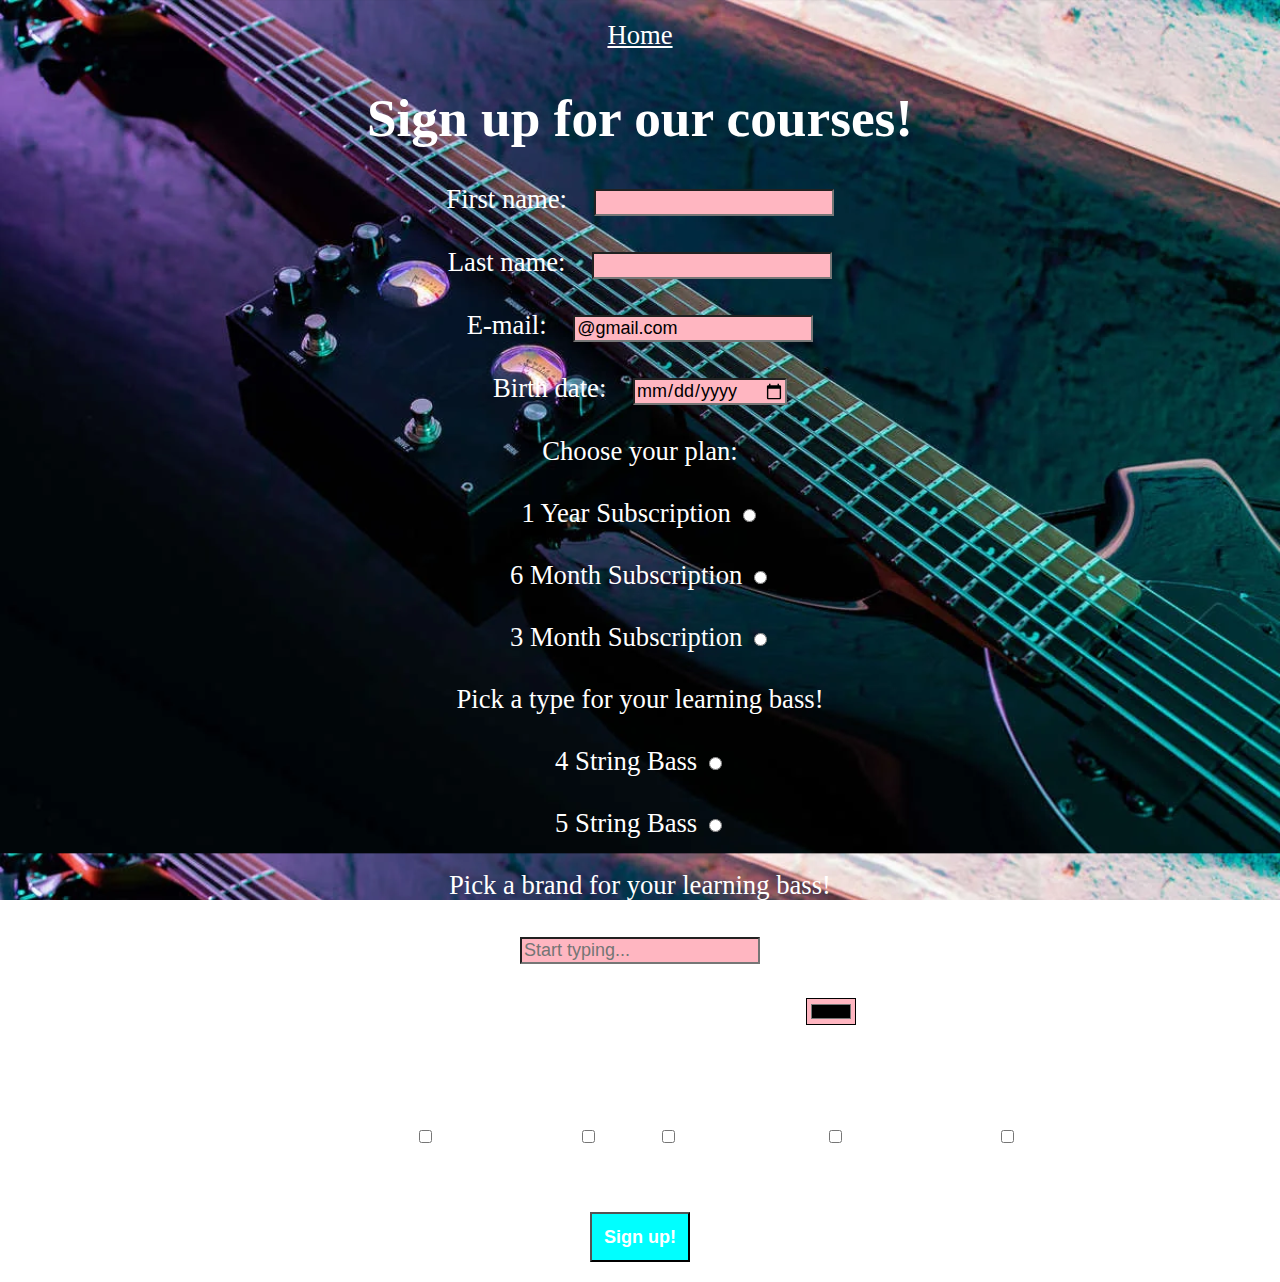
<file: forms.html>
<!DOCTYPE html>
<html lang="en">
<head>
    <meta charset="UTF-8">
    <meta name="viewport" content="width=device-width, initial-scale=1.0">
    <title>Sign UP!</title>
    <script src="https://ajax.googleapis.com/ajax/libs/jquery/3.6.0/jquery.min.js"></script>
    <script src="formScript.js"></script>
<style>
    body{
        font-family: 'Times New Roman', Times, serif;
        font-size: 20pt;
        color: white;
        background-image: url('john_b2.webp');
        background-size: 100%;
        background-attachment: fixed;
        margin: 20px;
        text-align: center;
    }
    span{
        background-color: powderblue;
    }
    input{
        font-size: large;
        font-family:'Franklin Gothic Medium', 'Arial Narrow', Arial, sans-serif;
        background-color:lightpink;
    }
    button{
        width: 100px; 
        height: 50px;
        background-color: aqua;
        color: white;
        font-size: large;
    }
</style>
</head>
<body>
        <a style="background:transparent; color: white;" href="index.html">Home</a>
    <h1>Sign up for our courses!</h1>
    <form id="myForm">
        <label for="fName">First name:</label>&nbsp;&nbsp;&nbsp;
        <input type="text" id="fName" name="First Name"><br><br>
        <label for="lName">Last name:</label>&nbsp;&nbsp;&nbsp;
        <input type="text" id="lName" name="Last Name"><br><br>
        <label for="email">E-mail:</label>&nbsp;&nbsp;&nbsp;
        <input type="email" id="email" name="E-mail" value="@gmail.com"><br><br>
        <label for="date">Birth date:</label>&nbsp;&nbsp;&nbsp;
        <input type="date" id="date" name="Birth Date"><br><br>
        <label for="plan">Choose your plan:</label><br><br>
        <label for="1year">1 Year Subscription</label>
        <input type="radio" name="Plan" value="1 year"><br><br>
        <label for="6month">6 Month Subscription</label>
        <input type="radio" name="Plan" value="6 months"><br><br>
        <label for="3month">3 Month Subscription</label>
        <input type="radio" name="Plan" value="3 months"><br><br>
        <label for="typePick">Pick a type for your learning bass!</label><br><br>
        <label for="4string">4 String Bass</label>
        <input type="radio" name="Type" value="4 strings"><br><br>
        <label for="5string">5 String Bass</label>
        <input type="radio" name="Type" value="5 strings"><br><br>
        <label for="brands">Pick a brand for your learning bass!</label><br><br>
        <input type="text" list="brand" id="brands" name="Brand" placeholder="Start typing..."><br><br>
        <datalist id="brand">
            <option value="Ibanez">Ibanez</option>
            <option value="Fender">Fender</option>
            <option value="Cort">Cort</option>
            <option value="Harley Benton">Harley Benton</option>
            <option value="ESP">ESP</option>
        </datalist>
        <label for="colorPick">Pick a color for your learning bass!</label>
        <input type="color" id="Color" name="Color"><br><br>
        <label for="teacherPick">Pick your educators!</label><br><br>
        <label for="1e">Alex Webster</label>
        <input type="checkbox" name="Educators" value="Alex Webster">
        <label for="2e">Cliff Burton</label>
        <input type="checkbox" name="Educators" value="Cliff Burton">
        <label for="3e">Flea</label>
        <input type="checkbox" name="Educators" value="Flea">
        <label for="4e">John Myung</label>
        <input type="checkbox" name="Educators" value="John Myung">
        <label for="5e">Willie Dixon</label>
        <input type="checkbox" name="Educators" value="Willie Dixon"><br><br><br>
        <button type="button" onclick="submitForm()"><b>Sign up!</b></button>
    </form>
</body>
<script>
    function submitForm() {
    var form = document.getElementById("myForm");
    var formData = new FormData(form);

    var result = "Check your data:\n";

    for (const entry of formData.entries()) {
        result += `${entry[0]}: ${entry[1]}\n`;
    }

    alert(result);
}
</script>
</html>
</file>
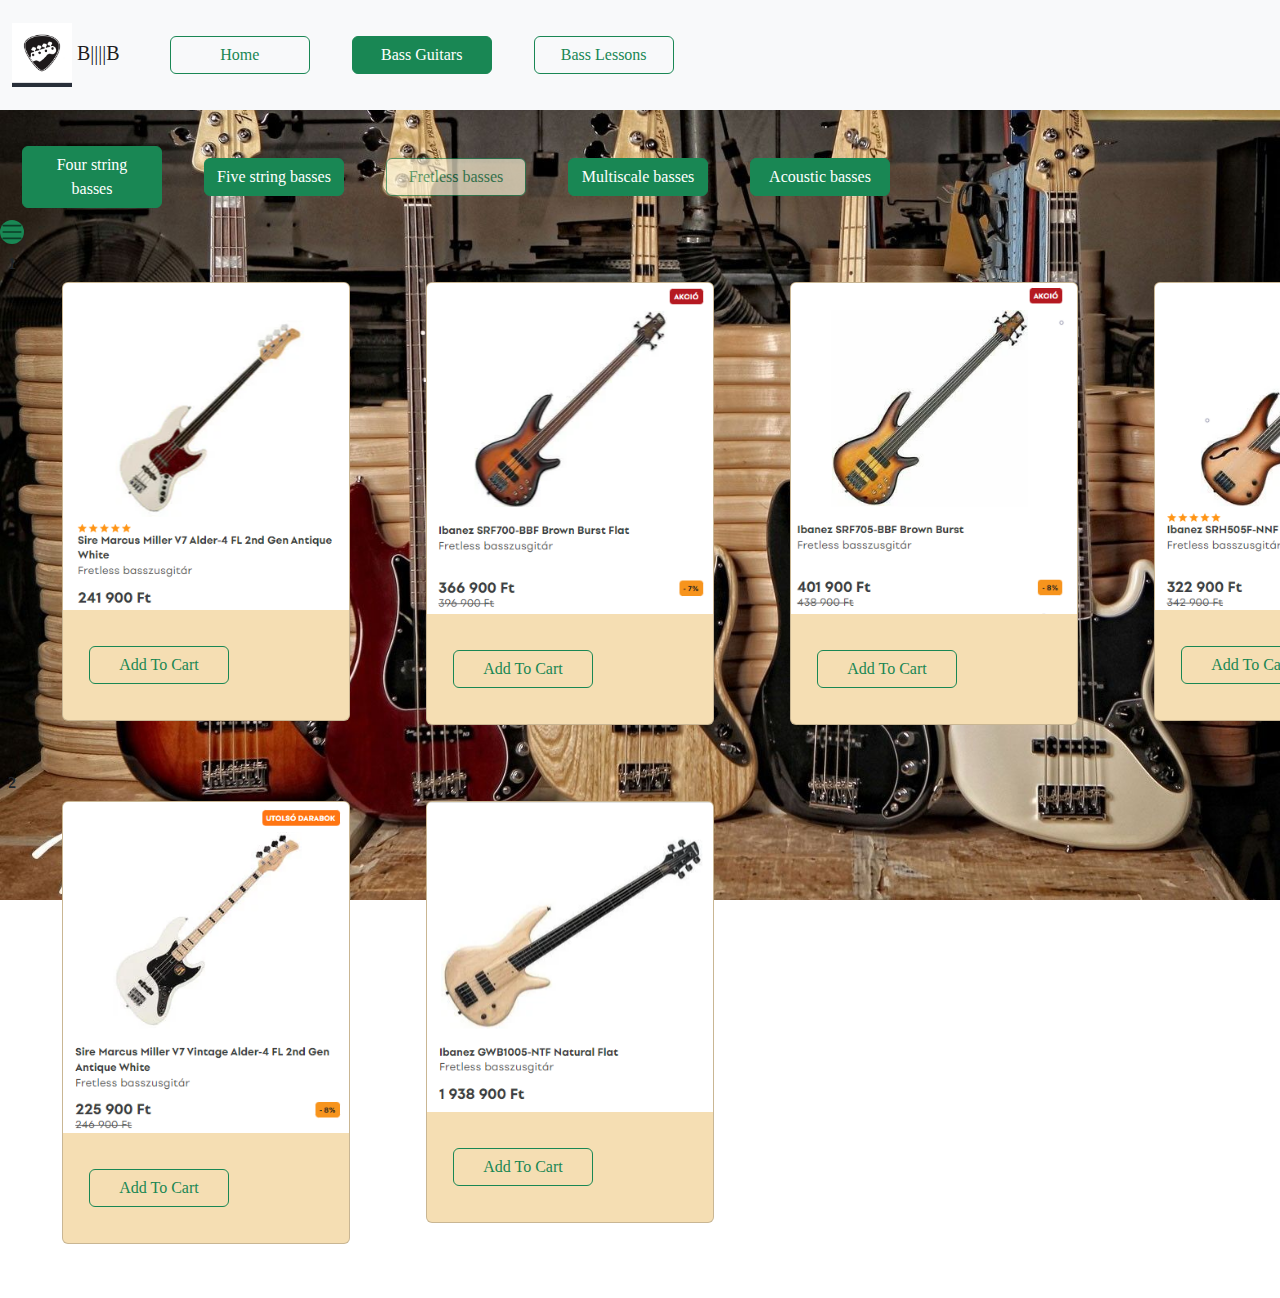
<file: fretless.html>
<!DOCTYPE html>
<html lang="en">
<head>
    <meta charset="UTF-8">
    <meta http-equiv="X-UA-Compatible" content="IE=edge">
    <meta name="viewport" content="width=device-width, initial-scale=1.0">
    <title>B|B Bazsa's Bass Webshop</title>
    <link rel="stylesheet" href="bootstrap.min.css">
    <link rel="stylesheet" href="style.css">
    <script src="https://ajax.googleapis.com/ajax/libs/jquery/3.6.0/jquery.min.js"></script>
    <script src="addToCart.js"></script>
</head>
<body>
  <body class="background"></body>
  <nav class="navbar navbar-expand-lg bg-light">
    <nav class="navbar bg-light">
      <div class="container-fluid">
        <a class="navbar-brand" href="me.html">
          <img src="logo.jpg" alt="Logo" width="60" height="64" class="d-inline-block align-text-mid">
          B||||B
        </a>
      </div>
    </nav>
        <button class="navbar-toggler" type="button" data-bs-toggle="collapse" data-bs-target="#navbarSupportedContent" aria-controls="navbarSupportedContent" aria-expanded="false" aria-label="Toggle navigation">
          <span class="navbar-toggler-icon"></span>
        </button>
        <div class="collapse navbar-collapse" id="navbarSupportedContent">
          <ul class="navbar-nav me-auto mb-2 mb-lg-0">
            <nav class="navbar bg-light">
              <form class="container-fluid justify-content-start">
                <a href = "index.html"><button class="btn btn-outline-success me-2" type="button">Home</button>
              </form>
            </nav>
            <nav class="navbar bg-light">
              <form class="container-fluid justify-content-start">
                <a href = "bassguitars.html"><button class="btn btn-outline-success me-2 active" type="button">Bass Guitars</button></a>
              </form>
            </nav>
            <nav class="navbar bg-light">
              <form class="container-fluid justify-content-start">
                <a href = "basslessons.html"><button class="btn btn-outline-success me-2" type="button">Bass Lessons</button></a>
              </form>
            </nav>
            
          </ul>
          
        </div>
      </div>
    </nav>
    <nav class="navbar navbar-expand-lg bg-transparent">
      <nav class="navbar bg-transparent"></nav>
            <span class="navbar-toggler-icon"></span>
            <ul class="navbar-nav me-auto mb-2 mb-lg-0">
              <nav class="navbar bg-transparent">
                <form class="container-fluid justify-content-start">
                  <a href = "4s.html"><button class="btn btn-outline-success me-2 active" type="button">Four string basses</button>
                </form>
              </nav>
              <nav class="navbar bg-transparent">
                <form class="container-fluid justify-content-start">
                  <a href = "5s.html"><button class="btn btn-outline-success me-2 active" type="button">Five string basses</button>
                </form>
              </nav>
              <nav class="navbar bg-transparent">
                <form class="container-fluid justify-content-start">
                  <a href = "fretless.html"><button class="btn btn-outline-success me-2 active" type="button" style="background-color: cornsilk;" disabled>Fretless basses</button></a>
                </form>
              </nav>
              <nav class="navbar bg-transparent">
                <form class="container-fluid justify-content-start">
                  <a href = "multiscale.html"><button class="btn btn-outline-success me-2 active" type="button">Multiscale basses</button></a>
                </form>
              </nav>
              <nav class="navbar bg-transparent">
                <form class="container-fluid justify-content-start">
                  <a href = "acoustic.html"><button class="btn btn-outline-success me-2 active" type="button">Acoustic basses</button></a>
                </form>
              </nav>
            </ul>
      </nav>
    <table class="table table-borderless">
      <thead>
        <tr>
        </tr>
      </thead>
      <tbody>
        <tr>
          <th scope="row">1</th>
          <td><div class="card" style="width: 18rem;">
            <img src="f_1.png" class="card-img-top" alt="f_1">
            <div class="card-body">
              <p class="card-text"><button class="btn btn-outline-success me-2" type="button" name="addToCart">Add To Cart</button></p>
            </div>
          <td><div class="card" style="width: 18rem;">
            <img src="f_2.png" class="card-img-top" alt="f_2">
            <div class="card-body">
              <p class="card-text"><button class="btn btn-outline-success me-2" type="button" name="addToCart">Add To Cart</button></p>
            </div>
          </div></td>
          <td><div class="card" style="width: 18rem;">
            <img src="f_3.png" class="card-img-top" alt="f_3">
            <div class="card-body">
              <p class="card-text"><button class="btn btn-outline-success me-2" type="button" name="addToCart">Add To Cart</button></p>
            </div>
          </div></td>
          <td><div class="card" style="width: 18rem;">
            <img src="f_4.png" class="card-img-top" alt="f_4">
            <div class="card-body">
              <p class="card-text"><button class="btn btn-outline-success me-2" type="button" name="addToCart">Add To Cart</button></p>
            </div>
          </div></td>
        </tr>
        <tr>
          <th scope="row">2</th>
          <td><div class="card" style="width: 18rem;">
            <img src="f_5.png" class="card-img-top" alt="f_5">
            <div class="card-body">
              <p class="card-text"><button class="btn btn-outline-success me-2" type="button" name="addToCart">Add To Cart</button></p>
            </div>
          </div></td>
          <td><div class="card" style="width: 18rem;">
            <img src="f_6.png" class="card-img-top" alt="f_6">
            <div class="card-body">
              <p class="card-text"><button class="btn btn-outline-success me-2" type="button" name="addToCart">Add To Cart</button></p>
            </div>
          </div></td>
        </tr>
      </tbody>
    </table>  
</body>
</html>
</file>
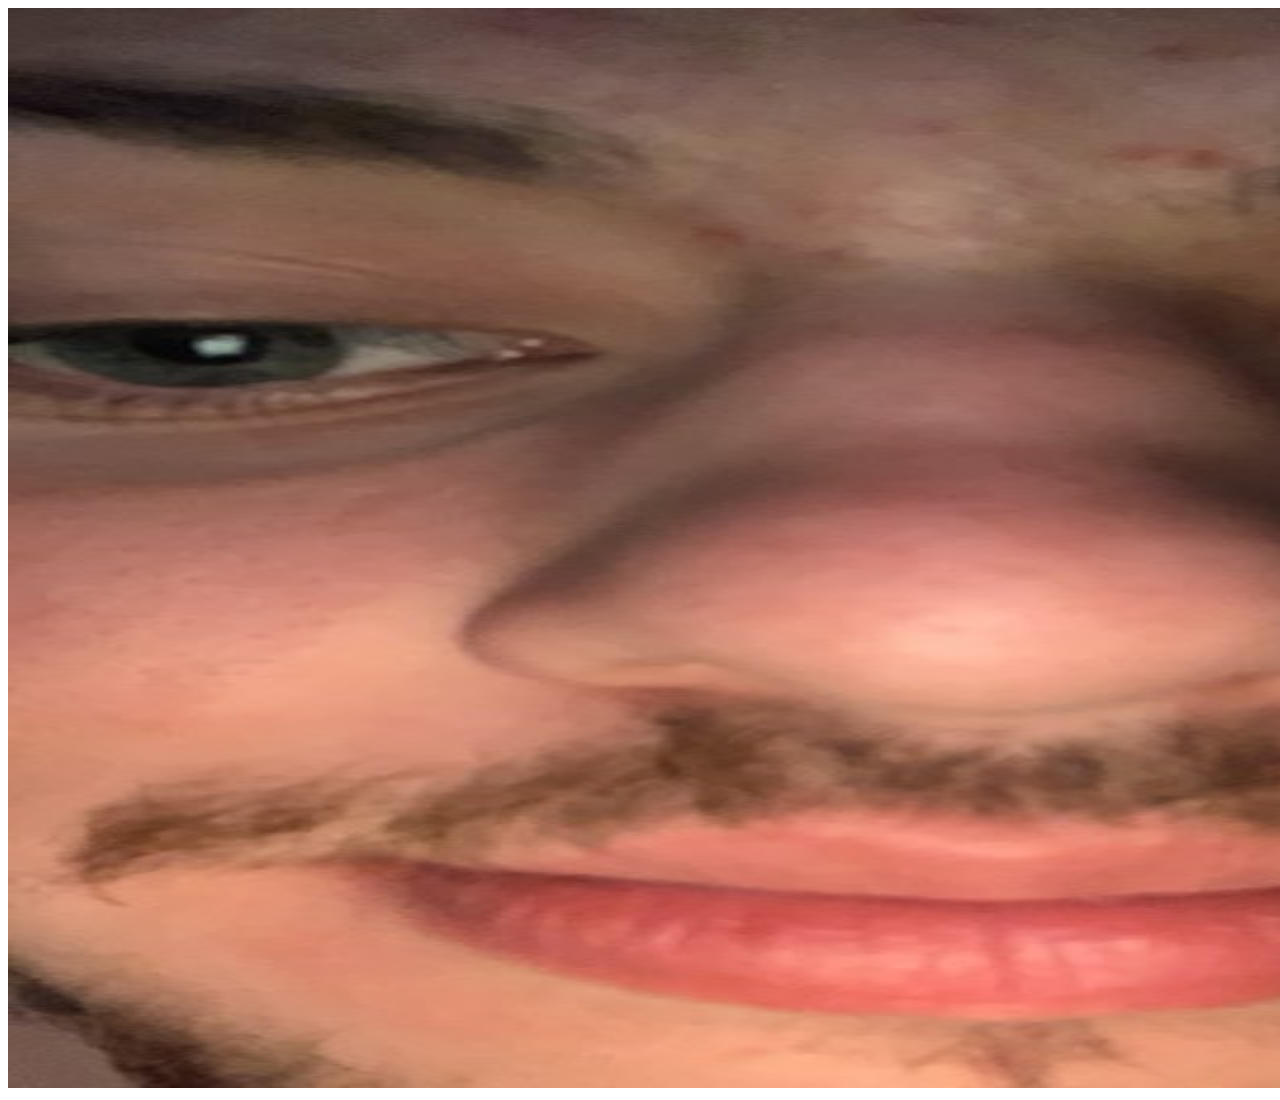
<file: me.html>
<!DOCTYPE html>
<html lang="en">
<head>
    <meta charset="UTF-8">
    <meta name="viewport" content="width=device-width, initial-scale=1.0">
    <title>HEHEHÖHÖ</title>
</head>
<body>
    <img src="me.jpg" style="width: 1920px; height: 1080px;">
</body>
</html>
</file>
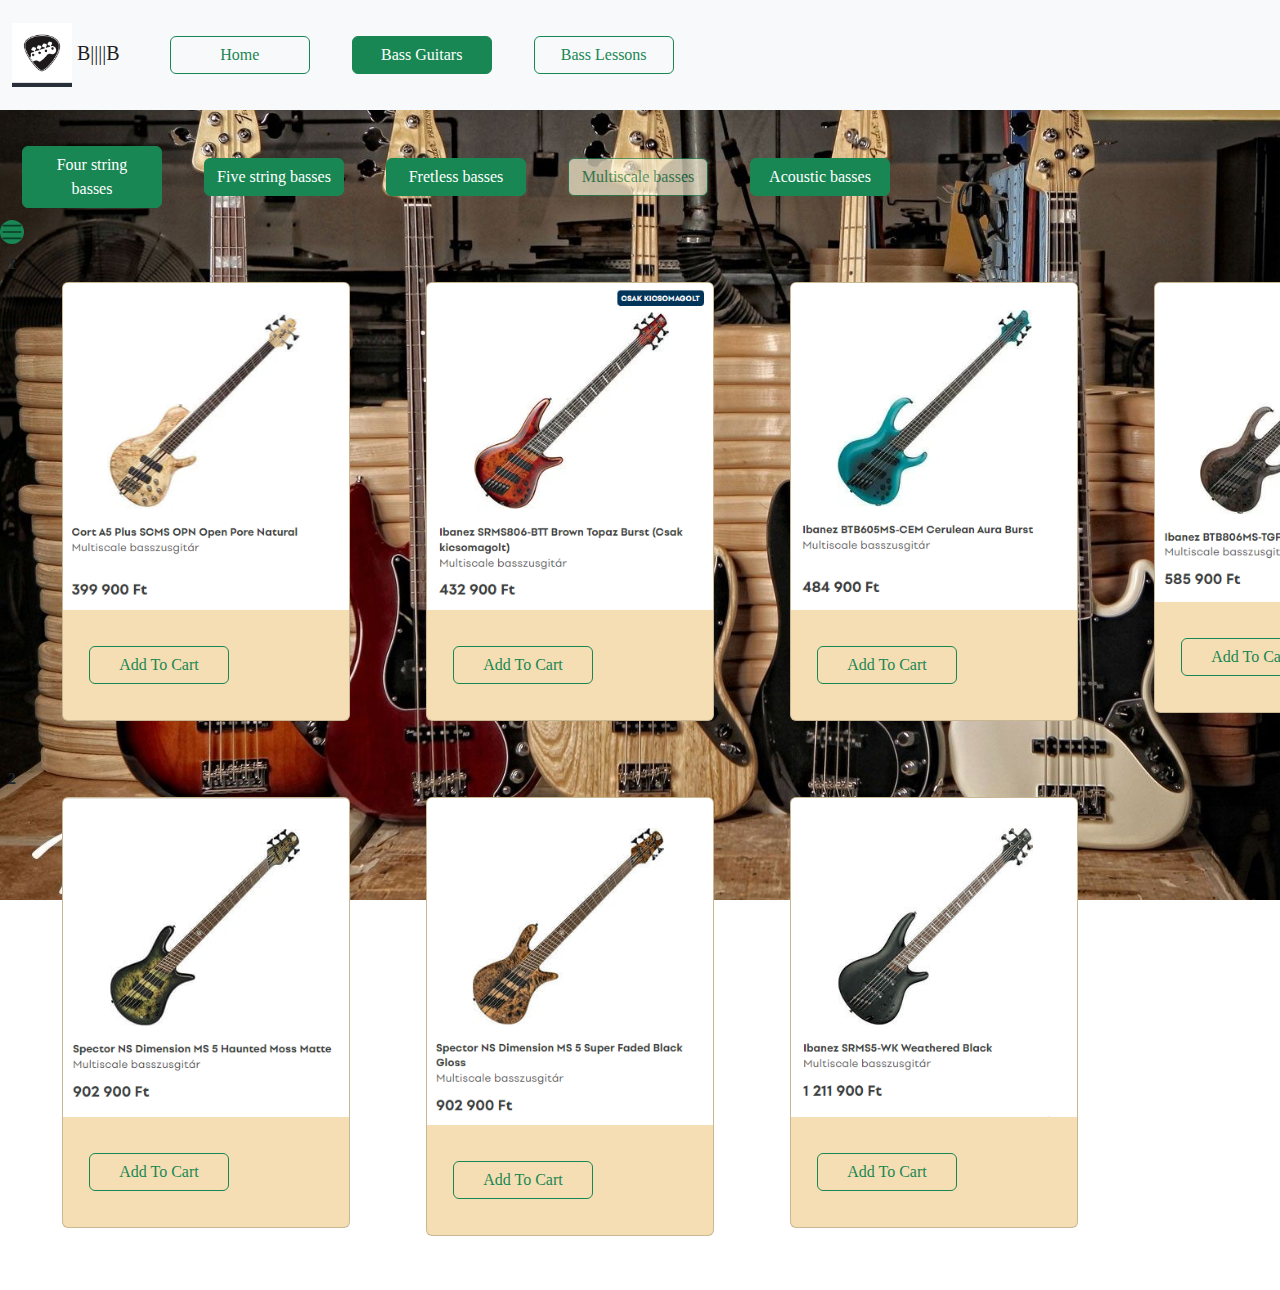
<file: multiscale.html>
<!DOCTYPE html>
<html lang="en">
<head>
    <meta charset="UTF-8">
    <meta http-equiv="X-UA-Compatible" content="IE=edge">
    <meta name="viewport" content="width=device-width, initial-scale=1.0">
    <title>B|B Bazsa's Bass Webshop</title>
    <link rel="stylesheet" href="bootstrap.min.css">
    <link rel="stylesheet" href="style.css">
    <script src="https://ajax.googleapis.com/ajax/libs/jquery/3.6.0/jquery.min.js"></script>
    <script src="addToCart.js"></script>
</head>
<body>
  <body class="background"></body>
  <nav class="navbar navbar-expand-lg bg-light">
    <nav class="navbar bg-light">
      <div class="container-fluid">
        <a class="navbar-brand" href="me.html">
          <img src="logo.jpg" alt="Logo" width="60" height="64" class="d-inline-block align-text-mid">
          B||||B
        </a>
      </div>
    </nav>
        <button class="navbar-toggler" type="button" data-bs-toggle="collapse" data-bs-target="#navbarSupportedContent" aria-controls="navbarSupportedContent" aria-expanded="false" aria-label="Toggle navigation">
          <span class="navbar-toggler-icon"></span>
        </button>
        <div class="collapse navbar-collapse" id="navbarSupportedContent">
          <ul class="navbar-nav me-auto mb-2 mb-lg-0">
            <nav class="navbar bg-light">
              <form class="container-fluid justify-content-start">
                <a href = "index.html"><button class="btn btn-outline-success me-2" type="button">Home</button>
              </form>
            </nav>
            <nav class="navbar bg-light">
              <form class="container-fluid justify-content-start">
                <a href = "bassguitars.html"><button class="btn btn-outline-success me-2 active" type="button">Bass Guitars</button></a>
              </form>
            </nav>
            <nav class="navbar bg-light">
              <form class="container-fluid justify-content-start">
                <a href = "basslessons.html"><button class="btn btn-outline-success me-2" type="button">Bass Lessons</button></a>
              </form>
            </nav>
            
          </ul>
          
        </div>
      </div>
    </nav>
    <nav class="navbar navbar-expand-lg bg-transparent">
      <nav class="navbar bg-transparent"></nav>
            <span class="navbar-toggler-icon"></span>
            <ul class="navbar-nav me-auto mb-2 mb-lg-0">
              <nav class="navbar bg-transparent">
                <form class="container-fluid justify-content-start">
                  <a href = "4s.html"><button class="btn btn-outline-success me-2 active" type="button">Four string basses</button>
                </form>
              </nav>
              <nav class="navbar bg-transparent">
                <form class="container-fluid justify-content-start">
                  <a href = "5s.html"><button class="btn btn-outline-success me-2 active" type="button">Five string basses</button>
                </form>
              </nav>
              <nav class="navbar bg-transparent">
                <form class="container-fluid justify-content-start">
                  <a href = "fretless.html"><button class="btn btn-outline-success me-2 active" type="button">Fretless basses</button></a>
                </form>
              </nav>
              <nav class="navbar bg-transparent">
                <form class="container-fluid justify-content-start">
                  <a href = "multiscale.html"><button class="btn btn-outline-success me-2 active" type="button" style="background-color: cornsilk;" disabled>Multiscale basses</button></a>
                </form>
              </nav>
              <nav class="navbar bg-transparent">
                <form class="container-fluid justify-content-start">
                  <a href = "acoustic.html"><button class="btn btn-outline-success me-2 active" type="button">Acoustic basses</button></a>
                </form>
              </nav>
            </ul>
      </nav>
    <table class="table table-borderless">
      <thead>
        <tr>
        </tr>
      </thead>
      <tbody>
        <tr>
          <th scope="row">1</th>
          <td><div class="card" style="width: 18rem;">
            <img src="m_4.png" class="card-img-top" alt="m_4">
            <div class="card-body">
              <p class="card-text"><button class="btn btn-outline-success me-2" type="button" name="addToCart">Add To Cart</button></p>
            </div>
          <td><div class="card" style="width: 18rem;">
            <img src="m_2.png" class="card-img-top" alt="m_2">
            <div class="card-body">
              <p class="card-text"><button class="btn btn-outline-success me-2" type="button" name="addToCart">Add To Cart</button></p>
            </div>
          </div></td>
          <td><div class="card" style="width: 18rem;">
            <img src="m_3.png" class="card-img-top" alt="m_3">
            <div class="card-body">
              <p class="card-text"><button class="btn btn-outline-success me-2" type="button" name="addToCart">Add To Cart</button></p>
            </div>
          </div></td>
          <td><div class="card" style="width: 18rem;">
            <img src="m_1.png" class="card-img-top" alt="m_1">
            <div class="card-body">
              <p class="card-text"><button class="btn btn-outline-success me-2" type="button" name="addToCart">Add To Cart</button></p>
            </div>
          </div></td>
        </tr>
        <tr>
          <th scope="row">2</th>
          <td><div class="card" style="width: 18rem;">
            <img src="m_5.png" class="card-img-top" alt="m_5">
            <div class="card-body">
              <p class="card-text"><button class="btn btn-outline-success me-2" type="button" name="addToCart">Add To Cart</button></p>
            </div>
          </div></td>
          <td><div class="card" style="width: 18rem;">
            <img src="m_7.png" class="card-img-top" alt="m_7">
            <div class="card-body">
              <p class="card-text"><button class="btn btn-outline-success me-2" type="button" name="addToCart">Add To Cart</button></p>
            </div>
          </div></td>
          <td><div class="card" style="width: 18rem;">
            <img src="m_6.png" class="card-img-top" alt="m_6">
            <div class="card-body">
              <p class="card-text"><button class="btn btn-outline-success me-2" type="button" name="addToCart">Add To Cart</button></p>
            </div>
          </div></td>
        </tr>
      </tbody>
    </table>  
</body>
</html>
</file>
<file: style.css>
*{
    margin: 0;
    padding: 0;
    font-family: 'Times New Roman', Times, serif;
    scroll-behavior: smooth;
}
.banner{
    background-image: url(background4.jpg);
    background-size: 100%;
    background-position: center;
    background-attachment: fixed;
}

.index_background{
    background-image: url(background5.jpg);
    background-size: 100%;
    background-position: center;
    background-attachment: fixed;
}
.background{
    background-image: url(background4.jpg);
    background-size: 100%;
    background-position: center;
    background-attachment: fixed;
}

.content{
    width: 100%;
    position: absolute;
    top: 50%;
    transform: translateY(-50%);
    text-align: center;
    color: white;
}
button{
    width: 140px;
    padding: 15px 0;
    text-align: center;
    margin: 20px 10px;
    border-radius: 25px;
    font-weight: bold;
    border: 2px solid #198754;
    background: transparent;
    color: #fff;
    cursor: pointer;
    position: relative;
    overflow: hidden;
}
span{
    background: #198754;
    height: 100%;
    width: 0;
    border-radius: 25px;
    position: absolute;
    left: 0;
    bottom: 0;
    z-index: -1;
    transition: 0.5s;
}
button:hover span{
    width: 100%;
}
button:hover {
    border: none;
}

.container {
    display: flex;
    justify-items: center;
    position: absolute;
    margin: 250px;
    transform: translateY(-100px);
    transform:  translateX(50px);
}

.card{
    background-color: wheat;
    margin: 30px;
}
</file>
